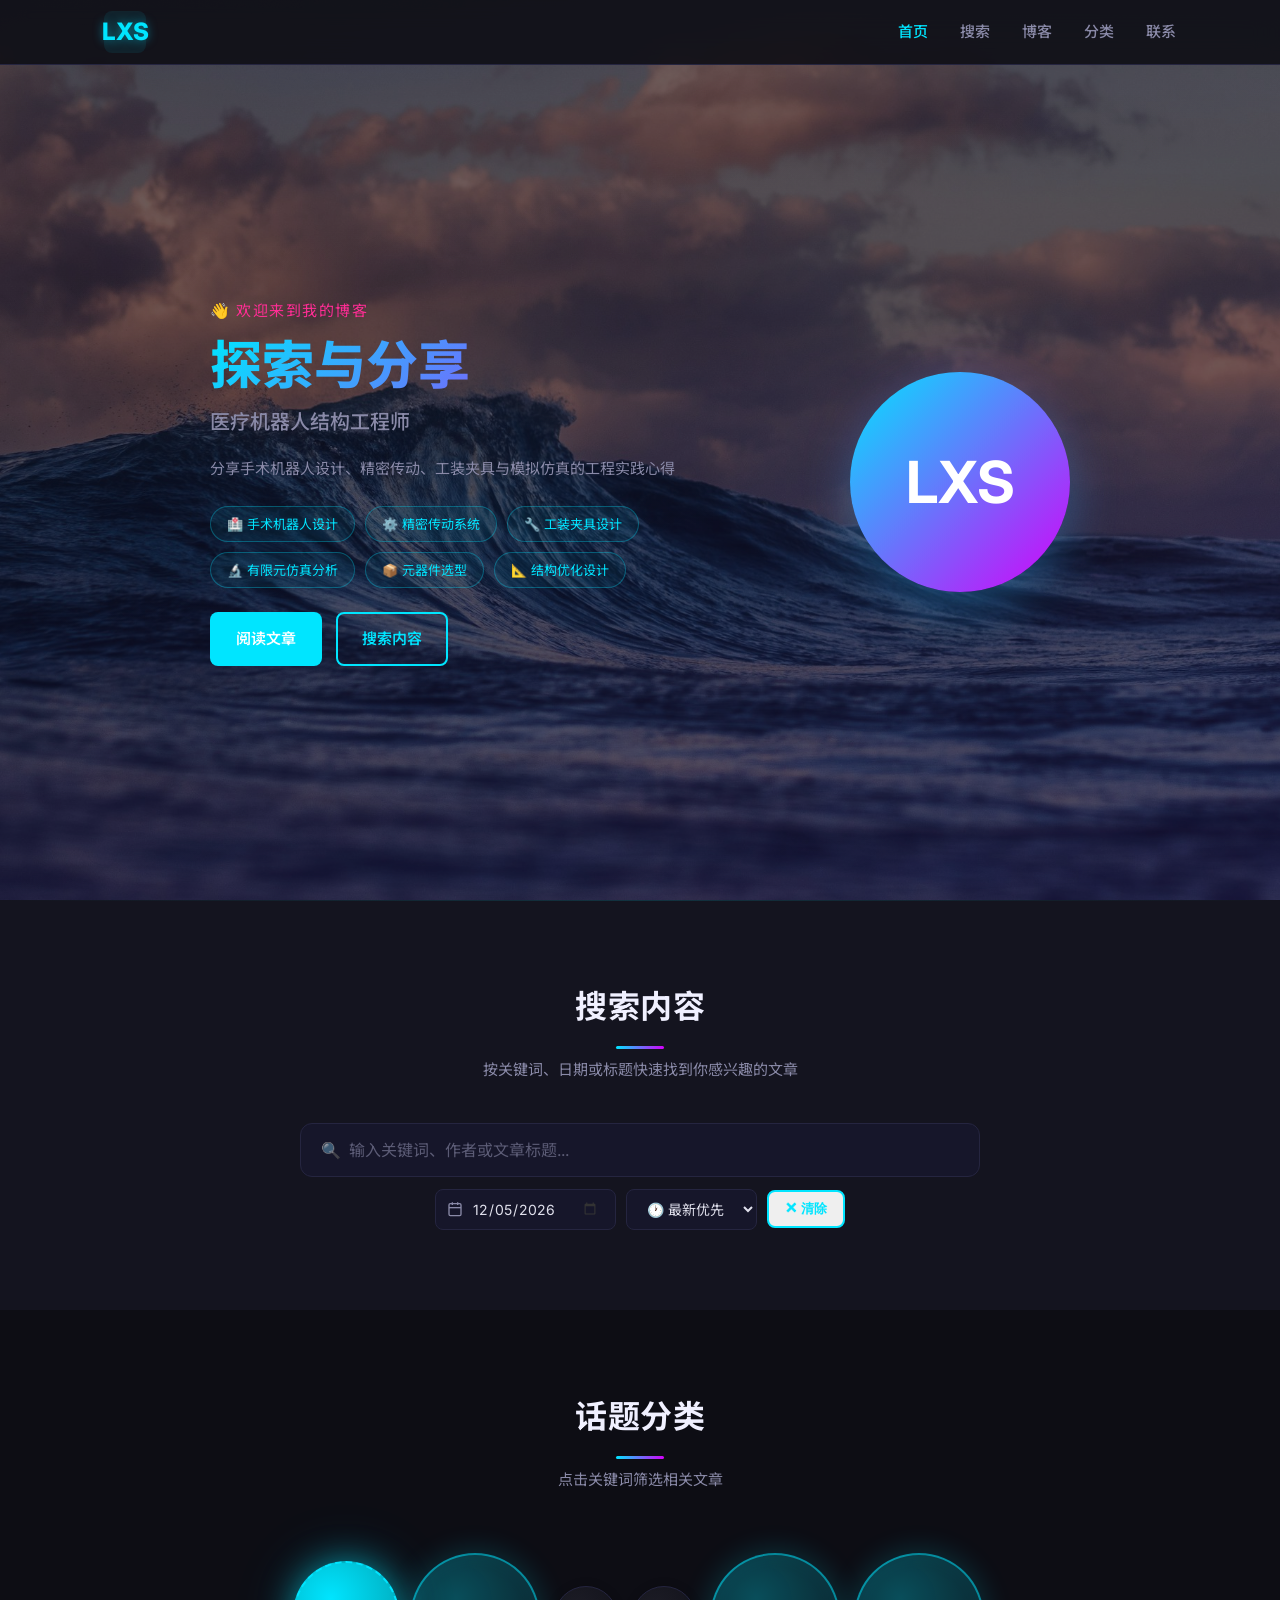
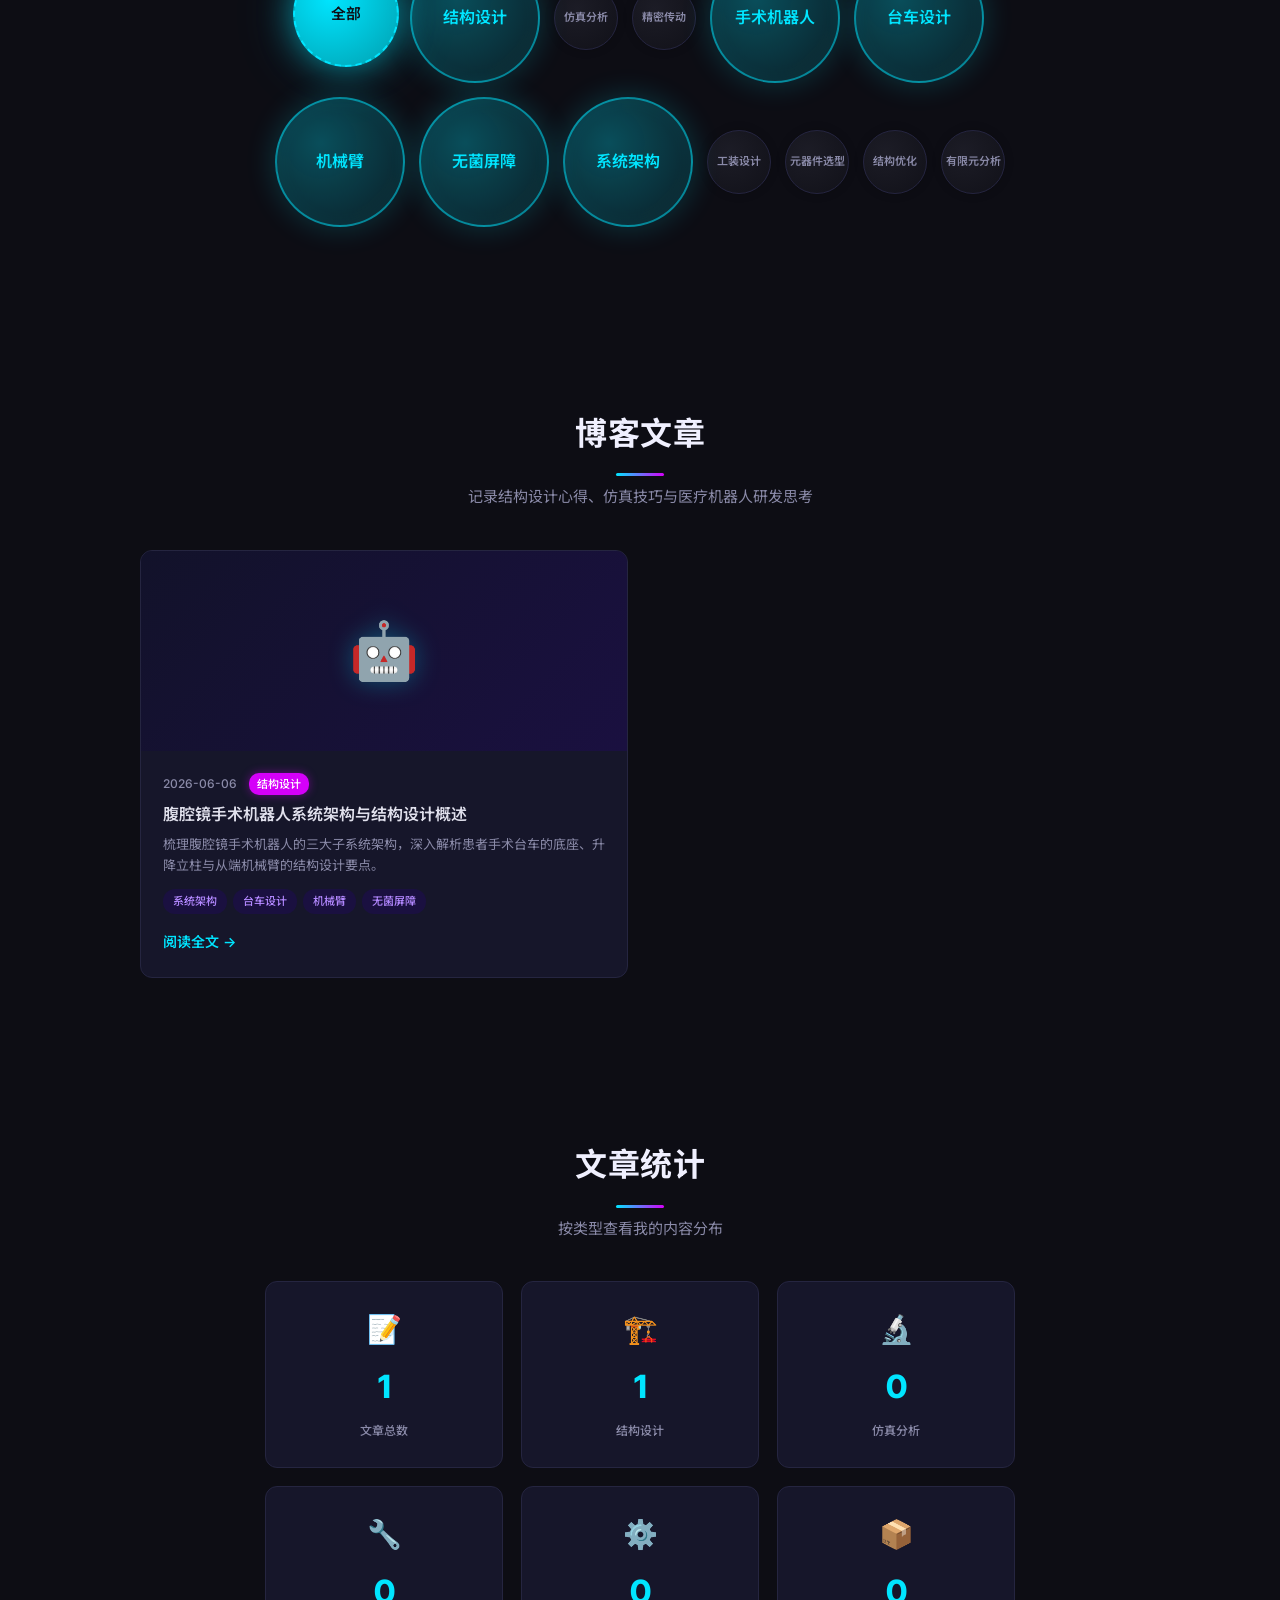
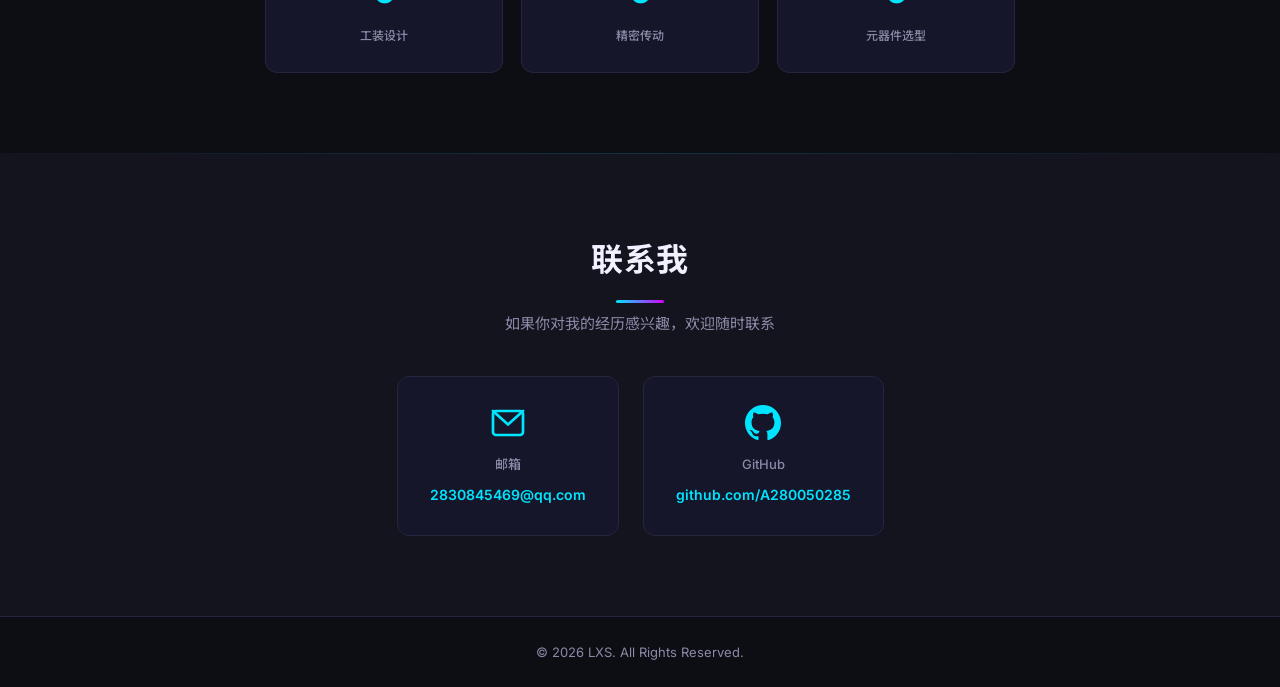
<file: index.html>
<!DOCTYPE html>
<html lang="zh-CN">
<head>
  <meta charset="UTF-8">
  <meta name="viewport" content="width=device-width, initial-scale=1.0">
  <title>LXS 博客 - 医疗机器人 & 结构设计</title>
  <link rel="stylesheet" href="css/style.css">
  <link rel="preconnect" href="https://fonts.googleapis.com">
  <link href="https://fonts.googleapis.com/css2?family=Inter:wght@300;400;500;600;700;800&family=Noto+Sans+SC:wght@300;400;500;700&display=swap" rel="stylesheet">
</head>
<body>

  <!-- ========== 导航栏 ========== -->
  <nav class="navbar">
    <div class="container nav-inner">
      <a href="#home" class="nav-logo">LXS</a>
      <ul class="nav-links">
        <li><a href="#home">首页</a></li>
        <li><a href="#search">搜索</a></li>
        <li><a href="#blog">博客</a></li>
        <li><a href="#topics">分类</a></li>
        <li><a href="#contact">联系</a></li>
      </ul>
      <button class="menu-toggle" aria-label="菜单">☰</button>
    </div>
  </nav>

  <!-- ========== 头部 / Hero ========== -->
  <header id="home" class="hero">
    <!-- 背景图：替换 images/bg.jpg 为你的图片 -->
    <img class="hero-bg" src="images/bg.jpg" alt="">
    <div class="container hero-inner">
      <div class="hero-text">
        <p class="hero-greeting">👋 欢迎来到我的博客</p>
        <h1 class="hero-name">探索与分享</h1>
        <p class="hero-title">医疗机器人结构工程师</p>
        <p class="hero-desc">分享手术机器人设计、精密传动、工装夹具与模拟仿真的工程实践心得</p>
        <div class="hero-fields">
          <span class="field-tag" onclick="filterByKeyword('手术机器人')">🏥 手术机器人设计</span>
          <span class="field-tag" onclick="filterByKeyword('精密传动')">⚙️ 精密传动系统</span>
          <span class="field-tag" onclick="filterByKeyword('工装设计')">🔧 工装夹具设计</span>
          <span class="field-tag" onclick="filterByKeyword('仿真分析')">🔬 有限元仿真分析</span>
          <span class="field-tag" onclick="filterByKeyword('元器件选型')">📦 元器件选型</span>
          <span class="field-tag" onclick="filterByKeyword('结构优化')">📐 结构优化设计</span>
        </div>
        <div class="hero-actions">
          <a href="#blog" class="btn btn-primary">阅读文章</a>
          <a href="#search" class="btn btn-outline">搜索内容</a>
        </div>
      </div>
      <div class="hero-avatar">
        <!-- 替换为你的头像: images/avatar.jpg -->
        <div class="avatar-placeholder">LXS</div>
      </div>
    </div>
  </header>

  <!-- ========== 搜索区域 ========== -->
  <section id="search" class="section section-alt">
    <div class="container">
      <h2 class="section-title">搜索内容</h2>
      <p class="section-subtitle">按关键词、日期或标题快速找到你感兴趣的文章</p>
      <div class="search-bar">
        <input type="text" id="searchInput" class="search-input" placeholder="🔍  输入关键词、作者或文章标题...">
        <div class="search-filters">
          <div class="date-picker-wrap">
            <svg class="date-picker-icon" width="16" height="16" viewBox="0 0 24 24" fill="none" stroke="currentColor" stroke-width="2"><rect x="3" y="4" width="18" height="18" rx="2"/><line x1="16" y1="2" x2="16" y2="6"/><line x1="8" y1="2" x2="8" y2="6"/><line x1="3" y1="10" x2="21" y2="10"/></svg>
            <input type="date" id="datePicker" class="date-picker" title="按日期筛选">
          </div>
          <select id="sortFilter" class="filter-select">
            <option value="newest">🕐 最新优先</option>
            <option value="oldest">🕐 最早优先</option>
          </select>
          <button id="clearSearch" class="btn btn-outline btn-sm">✕ 清除</button>
        </div>
      </div>
      <p id="noResult" class="no-result" style="display:none;">😔 没有找到匹配的文章，试试其他关键词吧～</p>
    </div>
  </section>

  <!-- ========== 关键词云 ========== -->
  <section id="topics" class="section">
    <div class="container">
      <h2 class="section-title">话题分类</h2>
      <p class="section-subtitle">点击关键词筛选相关文章</p>
      <div class="tag-cloud" id="tagCloud">
        <span class="tag-cloud-item tag-active" data-keyword="all">全部</span>
        <span class="tag-cloud-item" data-keyword="结构设计">结构设计</span>
        <span class="tag-cloud-item" data-keyword="仿真分析">仿真分析</span>
        <span class="tag-cloud-item" data-keyword="精密传动">精密传动</span>
        <span class="tag-cloud-item" data-keyword="手术机器人">手术机器人</span>
        <span class="tag-cloud-item" data-keyword="台车设计">台车设计</span>
        <span class="tag-cloud-item" data-keyword="机械臂">机械臂</span>
        <span class="tag-cloud-item" data-keyword="无菌屏障">无菌屏障</span>
        <span class="tag-cloud-item" data-keyword="系统架构">系统架构</span>
        <span class="tag-cloud-item" data-keyword="工装设计">工装设计</span>
        <span class="tag-cloud-item" data-keyword="元器件选型">元器件选型</span>
        <span class="tag-cloud-item" data-keyword="结构优化">结构优化</span>
        <span class="tag-cloud-item" data-keyword="有限元分析">有限元分析</span>
      </div>
    </div>
  </section>

  <!-- ========== 博客文章 ========== -->
  <section id="blog" class="section">
    <div class="container">
      <h2 class="section-title">博客文章</h2>
      <p class="section-subtitle">记录结构设计心得、仿真技巧与医疗机器人研发思考</p>

      <div class="works-grid">

        <!-- 文章卡片 1 -->
        <article class="work-card" data-keywords="结构设计,手术机器人,台车设计,机械臂,无菌屏障,系统架构" data-date="2026-06-06" data-title="腹腔镜手术机器人系统架构与结构设计概述">
          <div class="work-image">
            <div class="work-img-placeholder">🤖</div>
          </div>
          <div class="work-info">
            <div class="blog-meta">
              <span class="blog-date">2026-06-06</span>
              <span class="blog-category">结构设计</span>
            </div>
            <h3>腹腔镜手术机器人系统架构与结构设计概述</h3>
            <p>梳理腹腔镜手术机器人的三大子系统架构，深入解析患者手术台车的底座、升降立柱与从端机械臂的结构设计要点。</p>
            <div class="work-tags">
              <span>系统架构</span><span>台车设计</span><span>机械臂</span><span>无菌屏障</span>
            </div>
            <a href="posts/post-1.html" class="work-link">阅读全文 →</a>
          </div>
        </article>

      </div>
    </div>
  </section>

  <!-- ========== 统计看板 ========== -->
  <section id="stats" class="section">
    <div class="container">
      <h2 class="section-title">文章统计</h2>
      <p class="section-subtitle">按类型查看我的内容分布</p>
      <div class="stats-dashboard">
        <div class="stats-card">
          <span class="stats-icon">📝</span>
          <span class="stats-number" id="totalArticles">1</span>
          <span class="stats-label">文章总数</span>
        </div>
        <div class="stats-card">
          <span class="stats-icon">🏗️</span>
          <span class="stats-number" id="catDesign">1</span>
          <span class="stats-label">结构设计</span>
        </div>
        <div class="stats-card">
          <span class="stats-icon">🔬</span>
          <span class="stats-number" id="catSim">0</span>
          <span class="stats-label">仿真分析</span>
        </div>
        <div class="stats-card">
          <span class="stats-icon">🔧</span>
          <span class="stats-number" id="catTool">0</span>
          <span class="stats-label">工装设计</span>
        </div>
        <div class="stats-card">
          <span class="stats-icon">⚙️</span>
          <span class="stats-number" id="catTrans">0</span>
          <span class="stats-label">精密传动</span>
        </div>
        <div class="stats-card">
          <span class="stats-icon">📦</span>
          <span class="stats-number" id="catPart">0</span>
          <span class="stats-label">元器件选型</span>
        </div>
      </div>
    </div>
  </section>

  <!-- ========== 联系方式 ========== -->
  <section id="contact" class="section section-alt">
    <div class="container">
      <h2 class="section-title">联系我</h2>
      <p class="section-subtitle">如果你对我的经历感兴趣，欢迎随时联系</p>
      <div class="contact-grid">
        <a href="mailto:2830845469@qq.com" class="contact-card">
          <span class="contact-icon">
            <svg width="36" height="36" viewBox="0 0 24 24" fill="none" stroke="currentColor" stroke-width="1.8" stroke-linecap="round" stroke-linejoin="round"><rect x="2" y="4" width="20" height="16" rx="2"/><path d="M22 4L12 13 2 4"/></svg>
          </span>
          <span class="contact-label">邮箱</span>
          <span class="contact-value">2830845469@qq.com</span>
        </a>
        <a href="https://github.com/A280050285" target="_blank" class="contact-card">
          <span class="contact-icon">
            <svg width="36" height="36" viewBox="0 0 24 24" fill="currentColor"><path d="M12 0C5.37 0 0 5.37 0 12c0 5.3 3.438 9.8 8.205 11.385.6.113.82-.258.82-.577 0-.285-.01-1.04-.015-2.04-3.338.724-4.042-1.61-4.042-1.61-.546-1.385-1.335-1.755-1.335-1.755-1.087-.744.084-.729.084-.729 1.205.084 1.838 1.236 1.838 1.236 1.07 1.835 2.809 1.305 3.495.998.108-.776.417-1.305.76-1.605-2.665-.3-5.466-1.332-5.466-5.93 0-1.31.465-2.38 1.235-3.22-.135-.303-.54-1.523.105-3.176 0 0 1.005-.322 3.3 1.23.96-.267 1.98-.399 3-.405 1.02.006 2.04.138 3 .405 2.28-1.552 3.285-1.23 3.285-1.23.645 1.653.24 2.873.12 3.176.765.84 1.23 1.91 1.23 3.22 0 4.61-2.805 5.625-5.475 5.92.42.36.81 1.096.81 2.22 0 1.605-.015 2.896-.015 3.286 0 .315.21.69.825.57C20.565 21.795 24 17.295 24 12 24 5.37 18.63 0 12 0z"/></svg>
          </span>
          <span class="contact-label">GitHub</span>
          <span class="contact-value">github.com/A280050285</span>
        </a>
      </div>
    </div>
  </section>

  <!-- ========== 页脚 ========== -->
  <footer class="footer">
    <div class="container">
      <p>&copy; 2026 LXS. All Rights Reserved.</p>
    </div>
  </footer>

  <script src="js/script.js"></script>
</body>
</html>
</file>
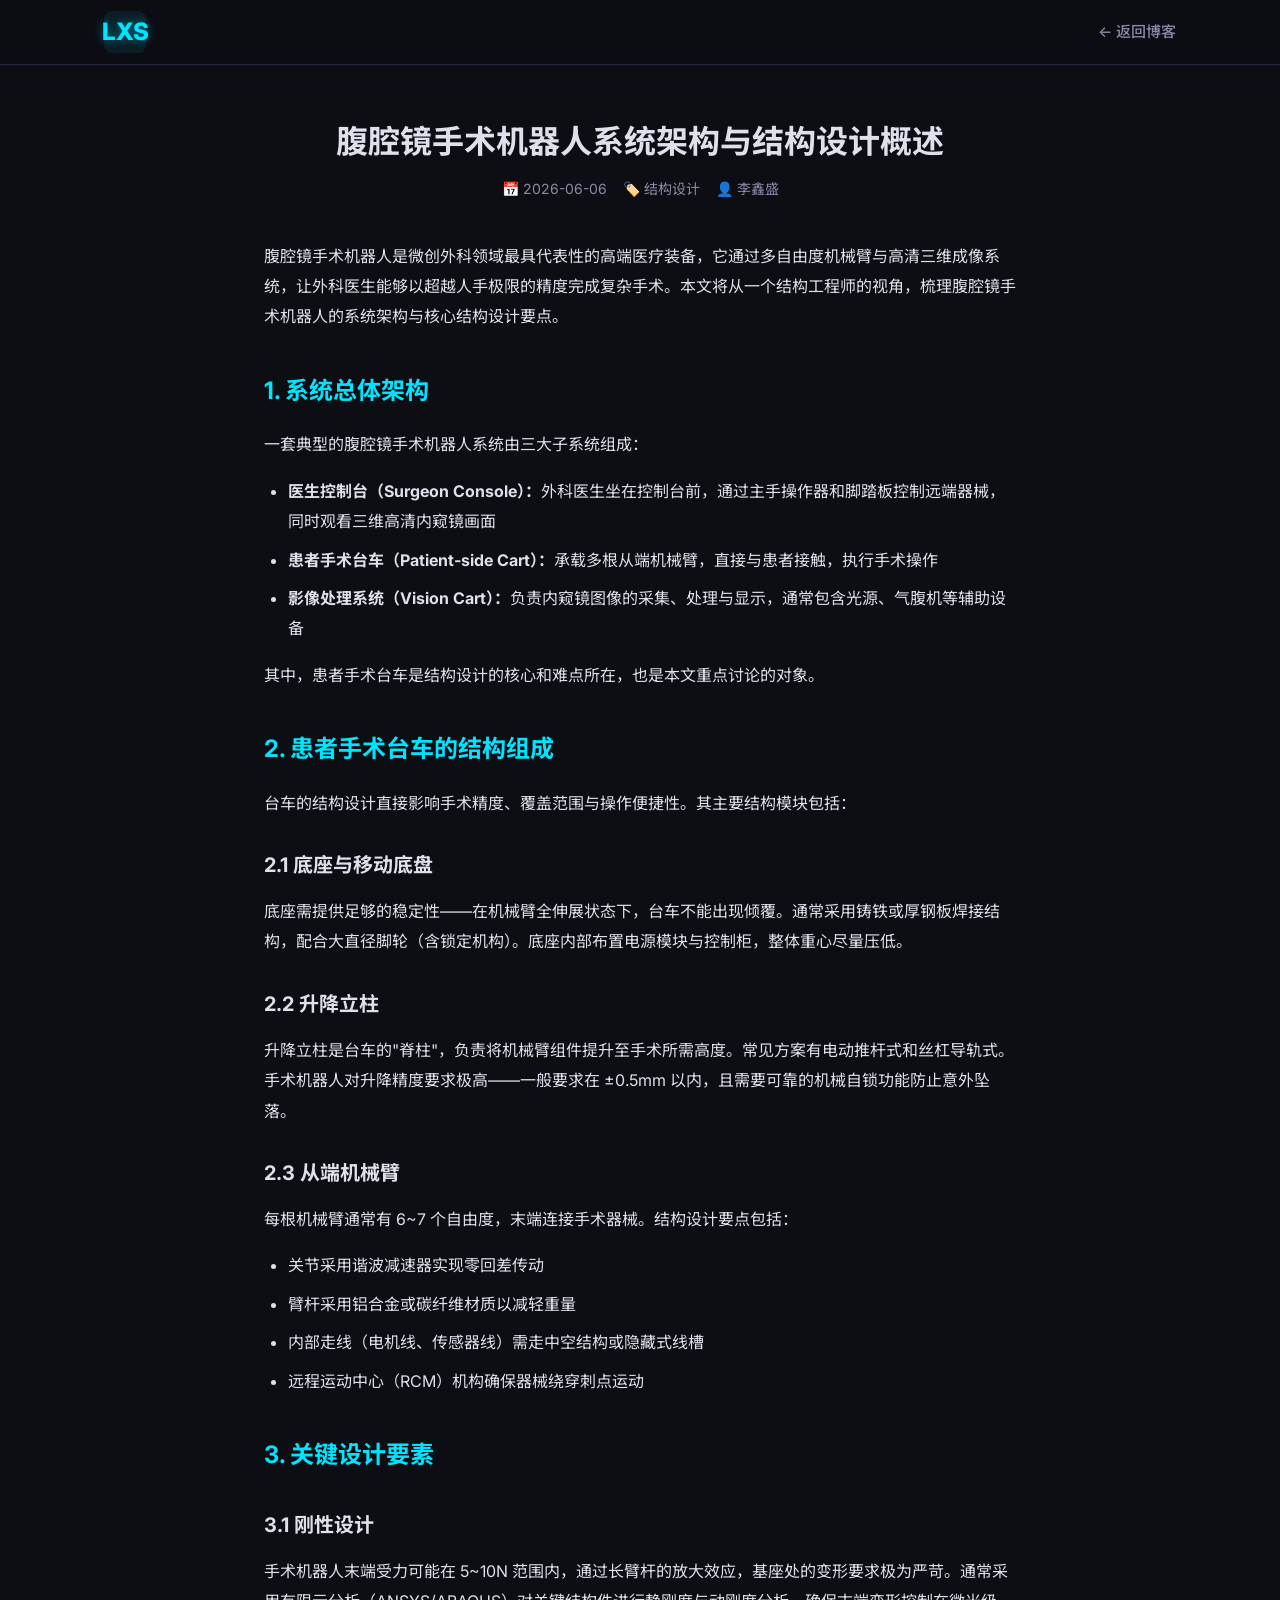
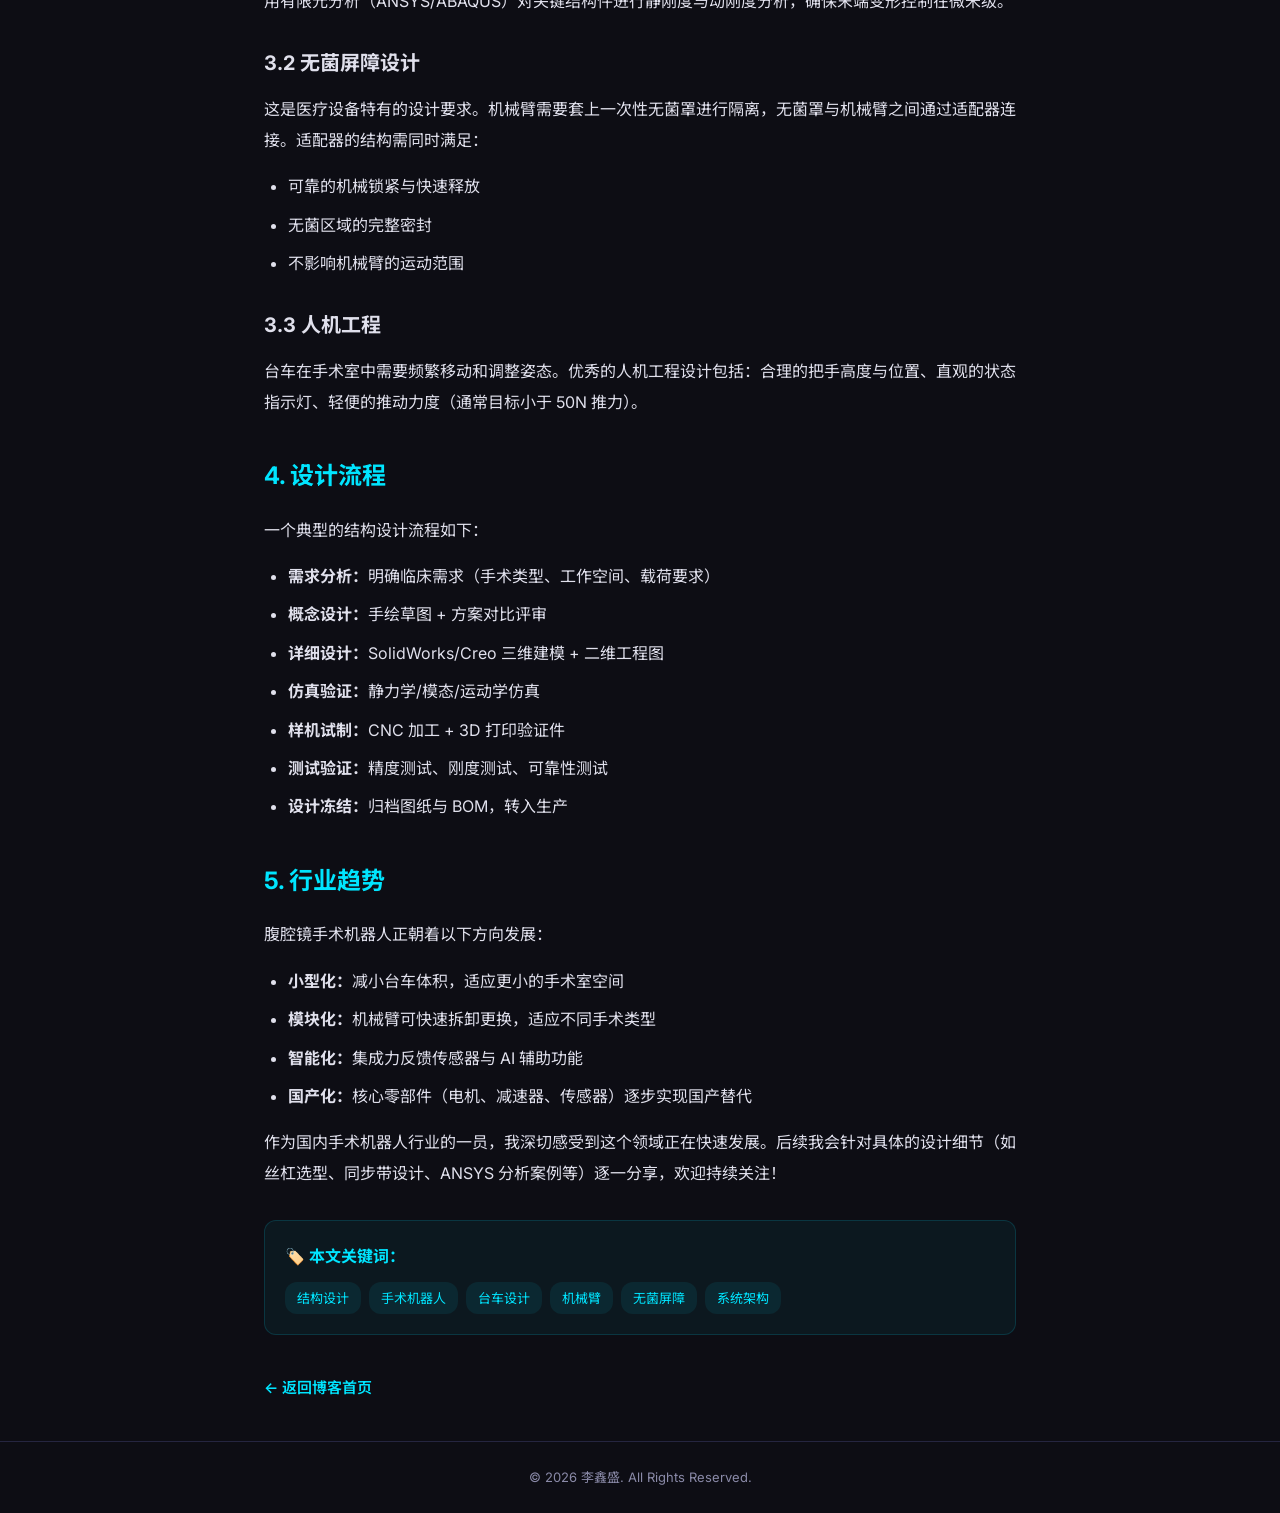
<file: posts/post-1.html>
<!DOCTYPE html>
<html lang="zh-CN">
<head>
  <meta charset="UTF-8">
  <meta name="viewport" content="width=device-width, initial-scale=1.0">
  <title>腹腔镜手术机器人系统架构与结构设计概述 - 李鑫盛的博客</title>
  <link rel="stylesheet" href="../css/style.css">
  <link rel="preconnect" href="https://fonts.googleapis.com">
  <link href="https://fonts.googleapis.com/css2?family=Inter:wght@300;400;500;600;700;800&family=Noto+Sans+SC:wght@300;400;500;700&display=swap" rel="stylesheet">
</head>
<body>

  <nav class="navbar">
    <div class="container nav-inner">
      <a href="../index.html" class="nav-logo">LXS</a>
      <ul class="nav-links">
        <li><a href="../index.html#blog">← 返回博客</a></li>
      </ul>
    </div>
  </nav>

  <article class="blog-post">
    <header class="blog-post-header">
      <h1>腹腔镜手术机器人系统架构与结构设计概述</h1>
      <div class="blog-post-meta">
        <span>📅 2026-06-06</span>
        <span>🏷️ 结构设计</span>
        <span>👤 李鑫盛</span>
      </div>
    </header>

    <div class="blog-post-body">
      <p>腹腔镜手术机器人是微创外科领域最具代表性的高端医疗装备，它通过多自由度机械臂与高清三维成像系统，让外科医生能够以超越人手极限的精度完成复杂手术。本文将从一个结构工程师的视角，梳理腹腔镜手术机器人的系统架构与核心结构设计要点。</p>

      <h2>1. 系统总体架构</h2>
      <p>一套典型的腹腔镜手术机器人系统由三大子系统组成：</p>
      <ul>
        <li><strong>医生控制台（Surgeon Console）：</strong>外科医生坐在控制台前，通过主手操作器和脚踏板控制远端器械，同时观看三维高清内窥镜画面</li>
        <li><strong>患者手术台车（Patient-side Cart）：</strong>承载多根从端机械臂，直接与患者接触，执行手术操作</li>
        <li><strong>影像处理系统（Vision Cart）：</strong>负责内窥镜图像的采集、处理与显示，通常包含光源、气腹机等辅助设备</li>
      </ul>
      <p>其中，患者手术台车是结构设计的核心和难点所在，也是本文重点讨论的对象。</p>

      <h2>2. 患者手术台车的结构组成</h2>
      <p>台车的结构设计直接影响手术精度、覆盖范围与操作便捷性。其主要结构模块包括：</p>

      <h3>2.1 底座与移动底盘</h3>
      <p>底座需提供足够的稳定性——在机械臂全伸展状态下，台车不能出现倾覆。通常采用铸铁或厚钢板焊接结构，配合大直径脚轮（含锁定机构）。底座内部布置电源模块与控制柜，整体重心尽量压低。</p>

      <h3>2.2 升降立柱</h3>
      <p>升降立柱是台车的"脊柱"，负责将机械臂组件提升至手术所需高度。常见方案有电动推杆式和丝杠导轨式。手术机器人对升降精度要求极高——一般要求在 ±0.5mm 以内，且需要可靠的机械自锁功能防止意外坠落。</p>

      <h3>2.3 从端机械臂</h3>
      <p>每根机械臂通常有 6~7 个自由度，末端连接手术器械。结构设计要点包括：</p>
      <ul>
        <li>关节采用谐波减速器实现零回差传动</li>
        <li>臂杆采用铝合金或碳纤维材质以减轻重量</li>
        <li>内部走线（电机线、传感器线）需走中空结构或隐藏式线槽</li>
        <li>远程运动中心（RCM）机构确保器械绕穿刺点运动</li>
      </ul>

      <h2>3. 关键设计要素</h2>

      <h3>3.1 刚性设计</h3>
      <p>手术机器人末端受力可能在 5~10N 范围内，通过长臂杆的放大效应，基座处的变形要求极为严苛。通常采用有限元分析（ANSYS/ABAQUS）对关键结构件进行静刚度与动刚度分析，确保末端变形控制在微米级。</p>

      <h3>3.2 无菌屏障设计</h3>
      <p>这是医疗设备特有的设计要求。机械臂需要套上一次性无菌罩进行隔离，无菌罩与机械臂之间通过适配器连接。适配器的结构需同时满足：</p>
      <ul>
        <li>可靠的机械锁紧与快速释放</li>
        <li>无菌区域的完整密封</li>
        <li>不影响机械臂的运动范围</li>
      </ul>

      <h3>3.3 人机工程</h3>
      <p>台车在手术室中需要频繁移动和调整姿态。优秀的人机工程设计包括：合理的把手高度与位置、直观的状态指示灯、轻便的推动力度（通常目标小于 50N 推力）。</p>

      <h2>4. 设计流程</h2>
      <p>一个典型的结构设计流程如下：</p>
      <ol>
        <li><strong>需求分析：</strong>明确临床需求（手术类型、工作空间、载荷要求）</li>
        <li><strong>概念设计：</strong>手绘草图 + 方案对比评审</li>
        <li><strong>详细设计：</strong>SolidWorks/Creo 三维建模 + 二维工程图</li>
        <li><strong>仿真验证：</strong>静力学/模态/运动学仿真</li>
        <li><strong>样机试制：</strong>CNC 加工 + 3D 打印验证件</li>
        <li><strong>测试验证：</strong>精度测试、刚度测试、可靠性测试</li>
        <li><strong>设计冻结：</strong>归档图纸与 BOM，转入生产</li>
      </ol>

      <h2>5. 行业趋势</h2>
      <p>腹腔镜手术机器人正朝着以下方向发展：</p>
      <ul>
        <li><strong>小型化：</strong>减小台车体积，适应更小的手术室空间</li>
        <li><strong>模块化：</strong>机械臂可快速拆卸更换，适应不同手术类型</li>
        <li><strong>智能化：</strong>集成力反馈传感器与 AI 辅助功能</li>
        <li><strong>国产化：</strong>核心零部件（电机、减速器、传感器）逐步实现国产替代</li>
      </ul>

      <p>作为国内手术机器人行业的一员，我深切感受到这个领域正在快速发展。后续我会针对具体的设计细节（如丝杠选型、同步带设计、ANSYS 分析案例等）逐一分享，欢迎持续关注！</p>

      <div class="post-keywords" style="margin-top: 32px; padding: 20px; background: rgba(0,229,255,0.05); border: 1px solid rgba(0,229,255,0.15); border-radius: 12px;">
        <strong style="color: var(--color-primary);">🏷️ 本文关键词：</strong>
        <div style="margin-top: 10px; display: flex; flex-wrap: wrap; gap: 8px;">
          <span style="padding: 4px 12px; background: rgba(0,229,255,0.08); color: var(--color-primary); border-radius: 12px; font-size: 13px;">结构设计</span>
          <span style="padding: 4px 12px; background: rgba(0,229,255,0.08); color: var(--color-primary); border-radius: 12px; font-size: 13px;">手术机器人</span>
          <span style="padding: 4px 12px; background: rgba(0,229,255,0.08); color: var(--color-primary); border-radius: 12px; font-size: 13px;">台车设计</span>
          <span style="padding: 4px 12px; background: rgba(0,229,255,0.08); color: var(--color-primary); border-radius: 12px; font-size: 13px;">机械臂</span>
          <span style="padding: 4px 12px; background: rgba(0,229,255,0.08); color: var(--color-primary); border-radius: 12px; font-size: 13px;">无菌屏障</span>
          <span style="padding: 4px 12px; background: rgba(0,229,255,0.08); color: var(--color-primary); border-radius: 12px; font-size: 13px;">系统架构</span>
        </div>
      </div>
    </div>

    <a href="../index.html#blog" class="blog-post-back">← 返回博客首页</a>
  </article>

  <footer class="footer">
    <div class="container">
      <p>&copy; 2026 李鑫盛. All Rights Reserved.</p>
    </div>
  </footer>

</body>
</html>
</file>
<file: css/style.css>
/* ============================================
   个人简历 / 作品集 - 样式表
   ============================================ */

/* ---------- CSS 变量 ---------- */
:root {
  --color-bg: #0d0d14;
  --color-bg-alt: #14141f;
  --color-text: #e0e0ec;
  --color-text-light: #8a8aa8;
  --color-primary: #00e5ff;
  --color-primary-light: #5ef7ff;
  --color-primary-dark: #009faf;
  --color-accent: #d500f9;
  --color-accent2: #ff2d95;
  --color-border: #252540;
  --color-card-bg: #16162a;
  --color-tag-bg: #1a1040;
  --color-tag-text: #b388ff;
  --shadow-sm: 0 1px 3px rgba(0,0,0,0.3);
  --shadow-md: 0 4px 20px rgba(0,229,255,0.08);
  --shadow-lg: 0 10px 40px rgba(0,229,255,0.12);
  --glow: 0 0 20px rgba(0,229,255,0.3);
  --radius: 12px;
  --radius-sm: 8px;
  --max-width: 1120px;
  --font: 'Inter', 'Noto Sans SC', -apple-system, BlinkMacSystemFont, sans-serif;
}

/* ---------- 全局重置 ---------- */
*, *::before, *::after {
  margin: 0;
  padding: 0;
  box-sizing: border-box;
}

html {
  scroll-behavior: smooth;
  font-size: 16px;
  scroll-padding-top: 80px;
}

body {
  font-family: var(--font);
  color: var(--color-text);
  background: var(--color-bg);
  line-height: 1.7;
  -webkit-font-smoothing: antialiased;
}

a {
  text-decoration: none;
  color: inherit;
}

ul { list-style: none; }

img {
  max-width: 100%;
  display: block;
}

.container {
  max-width: var(--max-width);
  margin: 0 auto;
  padding: 0 24px;
}

/* ---------- 导航栏 ---------- */
.navbar {
  position: fixed;
  top: 0;
  left: 0;
  right: 0;
  z-index: 1000;
  background: rgba(13,13,20,0.88);
  backdrop-filter: blur(12px);
  -webkit-backdrop-filter: blur(12px);
  border-bottom: 1px solid var(--color-border);
  transition: all 0.3s ease;
}

.navbar.scrolled {
  box-shadow: var(--shadow-md);
}

.nav-inner {
  display: flex;
  align-items: center;
  justify-content: space-between;
  height: 64px;
}

.nav-logo {
  font-size: 24px;
  font-weight: 800;
  color: var(--color-primary);
  width: 42px;
  height: 42px;
  border-radius: var(--radius-sm);
  background: rgba(0,229,255,0.08);
  display: flex;
  align-items: center;
  justify-content: center;
  text-shadow: 0 0 10px rgba(0,229,255,0.5);
}

.nav-links {
  display: flex;
  gap: 32px;
}

.nav-links a {
  font-size: 15px;
  font-weight: 500;
  color: var(--color-text-light);
  transition: color 0.2s;
  position: relative;
}

.nav-links a:hover,
.nav-links a.active {
  color: var(--color-primary);
}

.menu-toggle {
  display: none;
  background: none;
  border: none;
  font-size: 24px;
  cursor: pointer;
  color: var(--color-text);
}

/* ---------- Hero 头部 ---------- */
.hero {
  min-height: 100vh;
  display: flex;
  align-items: center;
  padding-top: 64px;
  background: linear-gradient(170deg, #08081a 0%, #0d1025 40%, #1a1040 100%);
  position: relative;
  overflow: hidden;
}

/* Hero 背景图 */
.hero-bg {
  position: absolute;
  top: 0; left: 0;
  width: 100%; height: 100%;
  object-fit: cover;
  opacity: 0.40;
  z-index: 0;
}

.hero .container {
  position: relative;
  z-index: 1;
}

.hero-inner {
  display: flex;
  align-items: center;
  justify-content: center;
  gap: 80px;
  width: 100%;
  text-align: left;
}

.hero-text {
  flex: 0 1 560px;
}

.hero-greeting {
  font-size: 15px;
  color: var(--color-accent2);
  margin-bottom: 12px;
  animation: fadeInUp 0.6s ease;
  letter-spacing: 1.5px;
}

.hero-name {
  font-size: 52px;
  font-weight: 800;
  line-height: 1.15;
  margin-bottom: 10px;
  background: linear-gradient(135deg, var(--color-primary) 0%, var(--color-accent) 100%);
  -webkit-background-clip: text;
  -webkit-text-fill-color: transparent;
  background-clip: text;
  animation: fadeInUp 0.6s ease 0.1s both;
}

.hero-title {
  font-size: 20px;
  font-weight: 500;
  color: var(--color-text-light);
  margin-bottom: 16px;
  animation: fadeInUp 0.6s ease 0.2s both;
}

.hero-desc {
  font-size: 15px;
  color: var(--color-text-light);
  max-width: 480px;
  line-height: 1.8;
  margin-bottom: 24px;
  animation: fadeInUp 0.6s ease 0.3s both;
}

.hero-actions {
  display: flex;
  gap: 14px;
  animation: fadeInUp 0.6s ease 0.4s both;
  margin-top: 8px;
}

.hero-avatar {
  flex-shrink: 0;
}

.avatar-placeholder {
  width: 220px;
  height: 220px;
  border-radius: 50%;
  background: linear-gradient(135deg, var(--color-primary), var(--color-accent));
  display: flex;
  align-items: center;
  justify-content: center;
  font-size: 58px;
  font-weight: 700;
  color: #ffffff;
  box-shadow: 0 16px 48px rgba(0,229,255,0.25), 0 0 60px rgba(213,0,249,0.12);
  user-select: none;
}

@keyframes fadeInUp {
  from { opacity: 0; transform: translateY(24px); }
  to   { opacity: 1; transform: translateY(0); }
}

/* ---------- 按钮 ---------- */
.btn {
  display: inline-flex;
  align-items: center;
  gap: 8px;
  padding: 12px 24px;
  border-radius: var(--radius-sm);
  font-size: 15px;
  font-weight: 600;
  transition: all 0.25s;
  cursor: pointer;
  border: 2px solid transparent;
}

.btn-primary {
  background: var(--color-primary);
  color: #fff;
}

.btn-primary:hover {
  background: var(--color-accent);
  transform: translateY(-2px);
  box-shadow: 0 8px 24px rgba(213,0,249,0.4);
}

.btn-outline {
  border-color: var(--color-primary);
  color: var(--color-primary);
}

.btn-outline:hover {
  background: var(--color-primary);
  color: #fff;
  transform: translateY(-2px);
}

/* ---------- 通用 Section ---------- */
.section {
  padding: 80px 0;
  position: relative;
}

.section-alt {
  background: var(--color-bg-alt);
  position: relative;
}

.section-alt::before {
  content: '';
  position: absolute;
  top: 0; left: 0; right: 0;
  height: 1px;
  background: linear-gradient(90deg, transparent, rgba(0,229,255,0.15), transparent);
}

.section-title {
  font-size: 32px;
  font-weight: 700;
  text-align: center;
  margin-bottom: 8px;
  position: relative;
  color: #f0f0ff;
  letter-spacing: 0.5px;
}

.section-title::after {
  content: '';
  display: block;
  width: 48px;
  height: 3px;
  background: linear-gradient(90deg, var(--color-primary), var(--color-accent));
  border-radius: 2px;
  margin: 12px auto 0;
}

.section-subtitle {
  text-align: center;
  color: var(--color-text-light);
  font-size: 15px;
  margin-bottom: 40px;
}

/* ---------- 关于我 ---------- */
.about-grid {
  display: grid;
  grid-template-columns: 1fr 1fr;
  gap: 60px;
  align-items: start;
}

.about-text p {
  color: var(--color-text-light);
  margin-bottom: 16px;
  font-size: 16px;
}

.about-info {
  display: grid;
  grid-template-columns: 1fr 1fr;
  gap: 12px;
  margin-top: 24px;
}

.about-info li {
  font-size: 15px;
  color: var(--color-text);
}

.info-label {
  display: block;
  font-size: 13px;
  color: var(--color-text-light);
  margin-bottom: 2px;
}

.about-stats {
  display: grid;
  grid-template-columns: 1fr 1fr;
  gap: 20px;
}

.stat-item {
  background: var(--color-bg);
  border: 1px solid var(--color-border);
  border-radius: var(--radius);
  padding: 28px 20px;
  text-align: center;
  transition: transform 0.3s, box-shadow 0.3s;
}

.stat-item:hover {
  transform: translateY(-4px);
  box-shadow: var(--shadow-md);
}

.stat-number {
  display: block;
  font-size: 36px;
  font-weight: 800;
  color: var(--color-primary);
  margin-bottom: 6px;
}

.stat-label {
  font-size: 14px;
  color: var(--color-text-light);
}

/* ---------- 技能 ---------- */
.skills-grid {
  display: grid;
  grid-template-columns: repeat(3, 1fr);
  gap: 24px;
}

.skill-category {
  background: var(--color-card-bg);
  border: 1px solid var(--color-border);
  border-radius: var(--radius);
  padding: 28px;
}

.skill-category h3 {
  font-size: 18px;
  margin-bottom: 16px;
}

.skill-tags {
  display: flex;
  flex-wrap: wrap;
  gap: 8px;
}

.skill-tag {
  display: inline-block;
  padding: 6px 14px;
  background: var(--color-tag-bg);
  color: var(--color-tag-text);
  border-radius: 20px;
  font-size: 13px;
  font-weight: 500;
}

/* ---------- 时间线 (经历 / 教育) ---------- */
.timeline {
  position: relative;
  padding-left: 28px;
}

.timeline::before {
  content: '';
  position: absolute;
  left: 7px;
  top: 0;
  bottom: 0;
  width: 2px;
  background: var(--color-border);
}

.timeline-item {
  position: relative;
  margin-bottom: 36px;
}

.timeline-item:last-child { margin-bottom: 0; }

.timeline-dot {
  position: absolute;
  left: -28px;
  top: 6px;
  width: 16px;
  height: 16px;
  border-radius: 50%;
  background: var(--color-primary);
  border: 3px solid var(--color-bg);
  box-shadow: 0 0 0 3px var(--color-primary-light);
}

.timeline-content {
  background: var(--color-card-bg);
  border: 1px solid var(--color-border);
  border-radius: var(--radius);
  padding: 24px 28px;
  transition: box-shadow 0.3s;
}

.timeline-content:hover {
  box-shadow: var(--shadow-md);
}

.timeline-header {
  display: flex;
  flex-wrap: wrap;
  align-items: baseline;
  gap: 12px;
  margin-bottom: 12px;
}

.timeline-header h3 {
  font-size: 18px;
  font-weight: 600;
}

.timeline-company {
  color: var(--color-primary);
  font-weight: 500;
  font-size: 14px;
}

.timeline-date {
  margin-left: auto;
  font-size: 14px;
  color: var(--color-text-light);
}

.timeline-desc {
  color: var(--color-text-light);
  font-size: 15px;
}

.timeline-desc li {
  position: relative;
  padding-left: 16px;
  margin-bottom: 6px;
}

.timeline-desc li::before {
  content: '•';
  position: absolute;
  left: 0;
  color: var(--color-primary);
}

/* ---------- 作品展示 ---------- */
.works-grid {
  display: grid;
  grid-template-columns: repeat(auto-fill, minmax(320px, 1fr));
  gap: 24px;
  max-width: 1000px;
  margin: 0 auto;
}

.work-card {
  background: var(--color-card-bg);
  border: 1px solid var(--color-border);
  border-radius: var(--radius);
  overflow: hidden;
  transition: transform 0.3s, box-shadow 0.3s;
}

.work-card:hover {
  transform: translateY(-6px);
  box-shadow: var(--shadow-lg);
}

.work-image {
  width: 100%;
  height: 200px;
  overflow: hidden;
  background: linear-gradient(135deg, #12122a, #1a1040);
}

.work-image img {
  width: 100%;
  height: 100%;
  object-fit: cover;
}

.work-img-placeholder {
  width: 100%;
  height: 100%;
  display: flex;
  align-items: center;
  justify-content: center;
  font-size: 56px;
  filter: drop-shadow(0 0 12px rgba(0,229,255,0.3));
}

.work-info {
  padding: 22px;
}

.work-info h3 {
  font-size: 16px;
  font-weight: 600;
  margin-bottom: 8px;
  line-height: 1.4;
}

.work-info p {
  font-size: 13px;
  color: var(--color-text-light);
  margin-bottom: 14px;
  line-height: 1.6;
}

.work-tags {
  display: flex;
  flex-wrap: wrap;
  gap: 6px;
  margin-bottom: 14px;
}

.work-tags span {
  font-size: 11px;
  padding: 3px 10px;
  background: var(--color-tag-bg);
  color: var(--color-tag-text);
  border-radius: 12px;
  font-weight: 500;
}

.work-link {
  font-size: 14px;
  font-weight: 600;
  color: var(--color-primary);
  transition: gap 0.2s;
}

.work-link:hover {
  color: var(--color-primary-dark);
}

/* ---------- 博客文章卡片 ---------- */
.blog-meta {
  display: flex;
  align-items: center;
  gap: 12px;
  margin-bottom: 8px;
}

.blog-date {
  font-size: 12px;
  color: var(--color-text-light);
  font-weight: 500;
}

.blog-category {
  font-size: 11px;
  padding: 2px 8px;
  background: var(--color-accent);
  color: #fff;
  border-radius: 10px;
  font-weight: 500;
  box-shadow: 0 0 10px rgba(213,0,249,0.4);
}

.work-card-empty {
  opacity: 0.6;
}

.work-card-empty:hover {
  transform: none;
  box-shadow: none;
}

.work-link-disabled {
  color: var(--color-text-light);
  cursor: default;
}

/* ---------- 博客文章详情页 ---------- */
.blog-post {
  max-width: 800px;
  margin: 0 auto;
  padding: 40px 24px;
}

.blog-post-header {
  text-align: center;
  margin-bottom: 40px;
  padding-top: 80px;
}

.blog-post-header h1 {
  font-size: 32px;
  font-weight: 700;
  margin-bottom: 12px;
  line-height: 1.4;
}

.blog-post-meta {
  color: var(--color-text-light);
  font-size: 14px;
  display: flex;
  justify-content: center;
  gap: 16px;
  flex-wrap: wrap;
}

.blog-post-body {
  font-size: 16px;
  line-height: 1.9;
  color: var(--color-text);
}

.blog-post-body h2 {
  font-size: 24px;
  margin: 36px 0 16px;
  color: var(--color-primary);
}

.blog-post-body h3 {
  font-size: 20px;
  margin: 28px 0 12px;
}

.blog-post-body p {
  margin-bottom: 16px;
}

.blog-post-body ul, .blog-post-body ol {
  margin-bottom: 16px;
  padding-left: 24px;
}

.blog-post-body li {
  margin-bottom: 8px;
  list-style: disc;
}

.blog-post-body pre {
  background: #0a0a18;
  border: 1px solid var(--color-border);
  padding: 20px;
  border-radius: var(--radius-sm);
  overflow-x: auto;
  margin-bottom: 16px;
  font-size: 14px;
}

.blog-post-body code {
  background: rgba(0,229,255,0.08);
  color: var(--color-primary);
  padding: 2px 6px;
  border-radius: 4px;
  font-size: 14px;
}

.blog-post-body img {
  max-width: 100%;
  border-radius: var(--radius-sm);
  margin: 20px 0;
}

.blog-post-back {
  display: inline-flex;
  align-items: center;
  gap: 6px;
  margin-top: 40px;
  color: var(--color-primary);
  font-weight: 600;
  font-size: 15px;
}

.blog-post-back:hover {
  color: var(--color-primary-dark);
}

/* ---------- 联系我 ---------- */
.contact-grid {
  display: flex;
  justify-content: center;
  gap: 24px;
  flex-wrap: wrap;
}

.contact-card {
  display: flex;
  flex-direction: column;
  align-items: center;
  gap: 8px;
  padding: 28px 32px;
  background: var(--color-card-bg);
  border: 1px solid var(--color-border);
  border-radius: var(--radius);
  text-align: center;
  transition: all 0.3s;
  min-width: 180px;
}

.contact-card:hover {
  transform: translateY(-3px);
  box-shadow: var(--shadow-md);
  border-color: rgba(0,229,255,0.3);
}

.contact-icon {
  display: flex;
  align-items: center;
  justify-content: center;
  color: var(--color-primary);
  transition: color 0.3s;
  margin-bottom: 4px;
}

.contact-card:hover .contact-icon {
  color: var(--color-accent);
}

.contact-label {
  font-size: 13px;
  color: var(--color-text-light);
  font-weight: 500;
}

.contact-value {
  font-size: 14px;
  font-weight: 600;
  color: var(--color-primary);
}

/* ---------- 渐入动画 ---------- */
.fade-in {
  opacity: 0;
  transform: translateY(30px);
  transition: opacity 0.6s ease, transform 0.6s ease;
}

.fade-in.visible {
  opacity: 1;
  transform: translateY(0);
}

/* ---------- 页脚 ---------- */
.footer {
  text-align: center;
  padding: 24px 0;
  border-top: 1px solid var(--color-border);
  font-size: 13px;
  color: var(--color-text-light);
  background: var(--color-bg);
}

/* ============================================
   新组件：领域标签 / 搜索 / 关键词云 / 统计 / 悬停特效
   ============================================ */

/* --- Hero 领域标签 --- */
.hero-fields {
  display: flex;
  flex-wrap: wrap;
  gap: 10px;
  margin-bottom: 24px;
  animation: fadeInUp 0.6s ease 0.25s both;
}

.field-tag {
  padding: 6px 16px;
  border: 1px solid rgba(0,229,255,0.3);
  border-radius: 20px;
  font-size: 13px;
  color: var(--color-primary);
  background: rgba(0,229,255,0.05);
  cursor: pointer;
  transition: all 0.25s;
  user-select: none;
}

.field-tag:hover {
  background: rgba(0,229,255,0.15);
  border-color: var(--color-primary);
  box-shadow: 0 0 12px rgba(0,229,255,0.2);
  transform: translateY(-2px);
}

/* --- 搜索栏 --- */
.search-bar {
  max-width: 680px;
  margin: 0 auto;
}

.search-input {
  width: 100%;
  padding: 16px 20px;
  font-size: 16px;
  background: var(--color-card-bg);
  border: 1px solid var(--color-border);
  border-radius: var(--radius);
  color: var(--color-text);
  font-family: var(--font);
  outline: none;
  transition: all 0.3s;
}

.search-input:focus {
  border-color: var(--color-primary);
  box-shadow: 0 0 20px rgba(0,229,255,0.15);
}

.search-input::placeholder {
  color: var(--color-text-light);
  opacity: 0.6;
}

.search-filters {
  display: flex;
  gap: 10px;
  margin-top: 12px;
  flex-wrap: wrap;
  align-items: center;
  justify-content: center;
}

.filter-select {
  padding: 10px 16px;
  background: var(--color-card-bg);
  border: 1px solid var(--color-border);
  border-radius: var(--radius-sm);
  color: var(--color-text);
  font-size: 14px;
  font-family: var(--font);
  cursor: pointer;
  outline: none;
  transition: border-color 0.2s;
}

.filter-select:focus {
  border-color: var(--color-primary);
}

/* 日历选择器 */
.date-picker-wrap {
  position: relative;
  display: flex;
  align-items: center;
}

.date-picker-icon {
  position: absolute;
  left: 12px;
  pointer-events: none;
  color: var(--color-text-light);
}

.date-picker {
  padding: 10px 16px 10px 36px;
  background: var(--color-card-bg);
  border: 1px solid var(--color-border);
  border-radius: var(--radius-sm);
  color: var(--color-text);
  font-size: 14px;
  font-family: var(--font);
  cursor: pointer;
  outline: none;
  transition: border-color 0.2s;
  color-scheme: dark;
}

.date-picker:focus {
  border-color: var(--color-primary);
  box-shadow: 0 0 12px rgba(0,229,255,0.15);
}

.date-picker::-webkit-calendar-picker-indicator {
  filter: invert(0.8);
  cursor: pointer;
}

.btn-sm {
  padding: 8px 16px;
  font-size: 13px;
}

.no-result {
  text-align: center;
  color: var(--color-text-light);
  font-size: 18px;
  margin-top: 24px;
}

/* --- 关键词气泡云 --- */
.tag-cloud {
  display: flex;
  flex-wrap: wrap;
  gap: 14px;
  justify-content: center;
  align-items: center;
  max-width: 750px;
  margin: 0 auto;
  padding: 20px 0;
}

.tag-cloud-item {
  display: flex;
  align-items: center;
  justify-content: center;
  border-radius: 50%;
  cursor: pointer;
  font-weight: 600;
  transition: all 0.35s cubic-bezier(0.25, 0.8, 0.25, 1.2);
  user-select: none;
  text-align: center;
  position: relative;
  animation: floatBubble 4s ease-in-out infinite;
}

.tag-cloud-item:nth-child(2)  { animation-delay: 0s; }
.tag-cloud-item:nth-child(3)  { animation-delay: 0.4s; }
.tag-cloud-item:nth-child(4)  { animation-delay: 0.8s; }
.tag-cloud-item:nth-child(5)  { animation-delay: 1.2s; }
.tag-cloud-item:nth-child(6)  { animation-delay: 0.3s; }
.tag-cloud-item:nth-child(7)  { animation-delay: 0.9s; }
.tag-cloud-item:nth-child(8)  { animation-delay: 1.5s; }
.tag-cloud-item:nth-child(9)  { animation-delay: 0.6s; }
.tag-cloud-item:nth-child(10) { animation-delay: 1.1s; }
.tag-cloud-item:nth-child(11) { animation-delay: 0.2s; }
.tag-cloud-item:nth-child(12) { animation-delay: 0.7s; }
.tag-cloud-item:nth-child(13) { animation-delay: 1.3s; }

@keyframes floatBubble {
  0%, 100% { transform: translateY(0); }
  50% { transform: translateY(-8px); }
}

.tag-cloud-item:hover {
  transform: translateY(-6px) scale(1.12) !important;
  z-index: 10;
}

/* 气泡大小 */
.tag-xl {
  width: 130px; height: 130px;
  font-size: 16px;
  background: radial-gradient(circle at 35% 35%, rgba(0,229,255,0.3), rgba(0,229,255,0.08));
  border: 2px solid rgba(0,229,255,0.5);
  color: var(--color-primary);
  box-shadow: 0 0 30px rgba(0,229,255,0.2), inset 0 0 20px rgba(0,229,255,0.05);
}

.tag-lg {
  width: 100px; height: 100px;
  font-size: 14px;
  background: radial-gradient(circle at 35% 35%, rgba(213,0,249,0.25), rgba(213,0,249,0.06));
  border: 2px solid rgba(213,0,249,0.4);
  color: var(--color-accent);
  box-shadow: 0 0 24px rgba(213,0,249,0.15), inset 0 0 16px rgba(213,0,249,0.04);
}

.tag-md {
  width: 80px; height: 80px;
  font-size: 12px;
  background: radial-gradient(circle at 35% 35%, rgba(255,45,149,0.2), rgba(255,45,149,0.05));
  border: 1.5px solid rgba(255,45,149,0.3);
  color: var(--color-accent2);
  box-shadow: 0 0 18px rgba(255,45,149,0.12);
}

.tag-sm {
  width: 64px; height: 64px;
  font-size: 11px;
  background: radial-gradient(circle at 35% 35%, rgba(138,138,168,0.12), rgba(138,138,168,0.03));
  border: 1px solid var(--color-border);
  color: var(--color-text-light);
  box-shadow: 0 0 10px rgba(0,0,0,0.2);
}

.tag-active,
.tag-cloud-item.tag-active {
  background: radial-gradient(circle at 35% 35%, var(--color-primary), var(--color-primary-dark)) !important;
  color: #0d0d14 !important;
  border-color: var(--color-primary) !important;
  box-shadow: 0 0 30px rgba(0,229,255,0.5), 0 0 60px rgba(0,229,255,0.2) !important;
  transform: translateY(-4px) scale(1.06) !important;
}

.tag-cloud-item[data-keyword="all"] {
  width: 100px; height: 100px;
  font-size: 14px;
  background: radial-gradient(circle at 35% 35%, rgba(0,229,255,0.15), rgba(13,13,20,0.8));
  border: 2px dashed rgba(0,229,255,0.35);
  color: var(--color-text-light);
}

/* --- 统计看板 --- */
.stats-dashboard {
  display: grid;
  grid-template-columns: repeat(3, 1fr);
  gap: 18px;
  max-width: 750px;
  margin: 0 auto;
}

.stats-card {
  background: var(--color-card-bg);
  border: 1px solid var(--color-border);
  border-radius: var(--radius);
  padding: 24px 18px;
  text-align: center;
  transition: all 0.3s;
  position: relative;
  overflow: hidden;
}

.stats-card::before {
  content: '';
  position: absolute;
  bottom: 0; left: 0; right: 0;
  height: 3px;
  background: linear-gradient(90deg, var(--color-primary), var(--color-accent));
  transform: scaleX(0);
  transition: transform 0.3s ease;
}

.stats-card:hover::before {
  transform: scaleX(1);
}

.stats-card:hover {
  transform: translateY(-3px);
  border-color: rgba(0,229,255,0.3);
  box-shadow: 0 6px 20px rgba(0,229,255,0.1);
}

.stats-icon {
  font-size: 28px;
  display: block;
  margin-bottom: 6px;
}

.stats-number {
  display: block;
  font-size: 32px;
  font-weight: 800;
  color: var(--color-primary);
  margin-bottom: 2px;
}

.stats-label {
  font-size: 12px;
  color: var(--color-text-light);
  font-weight: 500;
}

/* --- 卡片悬停增强 --- */
.work-card:hover {
  transform: translateY(-8px);
  box-shadow: 0 12px 40px rgba(0,229,255,0.15);
  border-color: rgba(0,229,255,0.3);
}

.work-tags span {
  cursor: pointer;
  transition: all 0.2s;
}

.work-tags span:hover {
  background: rgba(0,229,255,0.2);
  color: var(--color-primary);
}

/* --- 文章过渡动画 --- */
.work-card {
  animation: cardIn 0.5s ease both;
}

@keyframes cardIn {
  from { opacity: 0; transform: translateY(30px); }
  to   { opacity: 1; transform: translateY(0); }
}

.work-card.hidden {
  display: none;
}

/* 悬停高亮：关键词匹配的文章发光 */
.work-card.highlighted {
  border-color: var(--color-primary) !important;
  box-shadow: 0 0 24px rgba(0,229,255,0.35), 0 8px 32px rgba(0,229,255,0.15) !important;
  transform: translateY(-6px);
  z-index: 5;
}

.work-card.dimmed {
  opacity: 0.3;
  filter: grayscale(0.6);
  transform: scale(0.96);
  transition: all 0.3s ease;
}

.work-card.highlighted,
.work-card.dimmed {
  transition: all 0.3s ease;
}

/* ============================================
   响应式设计
   ============================================ */

@media (max-width: 900px) {
  .about-grid,
  .skills-grid,
  .works-grid {
    grid-template-columns: 1fr 1fr;
  }
  .stats-dashboard {
    grid-template-columns: 1fr 1fr;
  }
  .contact-grid {
    grid-template-columns: 1fr 1fr;
  }
  .hero-inner {
    flex-direction: column-reverse;
    text-align: center;
    gap: 36px;
  }
  .hero-desc {
    margin-left: auto;
    margin-right: auto;
  }
  .hero-actions {
    justify-content: center;
  }
  .avatar-placeholder {
    width: 180px;
    height: 180px;
    font-size: 50px;
  }
  .hero-name {
    font-size: 44px;
  }
  .about-info {
    grid-template-columns: 1fr;
  }
}

@media (max-width: 640px) {
  .about-grid,
  .skills-grid,
  .works-grid {
    grid-template-columns: 1fr;
  }
  .stats-dashboard {
    grid-template-columns: 1fr 1fr;
  }
  .contact-grid {
    grid-template-columns: 1fr;
  }
  .nav-links {
    display: none;
    position: absolute;
    top: 64px;
    left: 0;
    right: 0;
    background: #fff;
    flex-direction: column;
    padding: 20px;
    gap: 16px;
    border-bottom: 1px solid var(--color-border);
  }
  .nav-links.open {
    display: flex;
  }
  .menu-toggle {
    display: block;
  }
  .hero-name {
    font-size: 36px;
  }
  .hero-title {
    font-size: 18px;
  }
  .section-title {
    font-size: 28px;
  }
  .avatar-placeholder {
    width: 150px;
    height: 150px;
    font-size: 42px;
  }
  .timeline-header {
    flex-direction: column;
    gap: 4px;
  }
  .timeline-date {
    margin-left: 0;
  }
}
</file>
